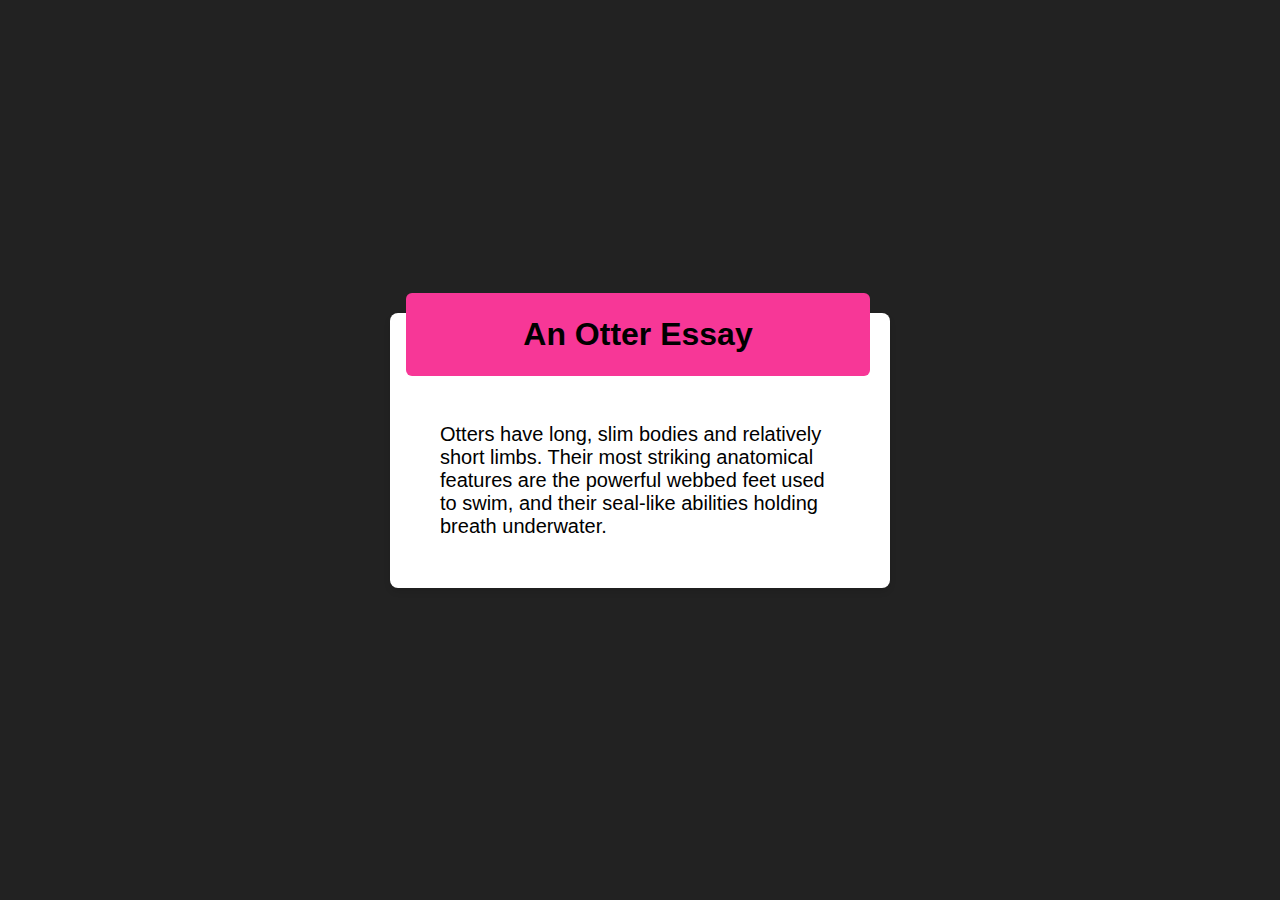
<file: index1.html>
<!DOCTYPE html>
<html lang="en">
  <head>
    <meta charset="UTF-8" />
    <meta name="viewport" content="width=device-width, initial-scale=1.0" />
    <title>otter essay</title>
    <link rel="stylesheet" href="./index1.css">
  </head>
  <body>
    <div class="card">
      <div class="heading">
        <h1>An Otter Essay</h1>
      </div>
      <div class="content">
        <p>
          Otters have long, slim bodies and relatively short limbs. Their most
          striking anatomical features are the powerful webbed feet used to
          swim, and their seal-like abilities holding breath underwater.
        </p>
      </div>
    </div>
  </body>
</html>
</file>
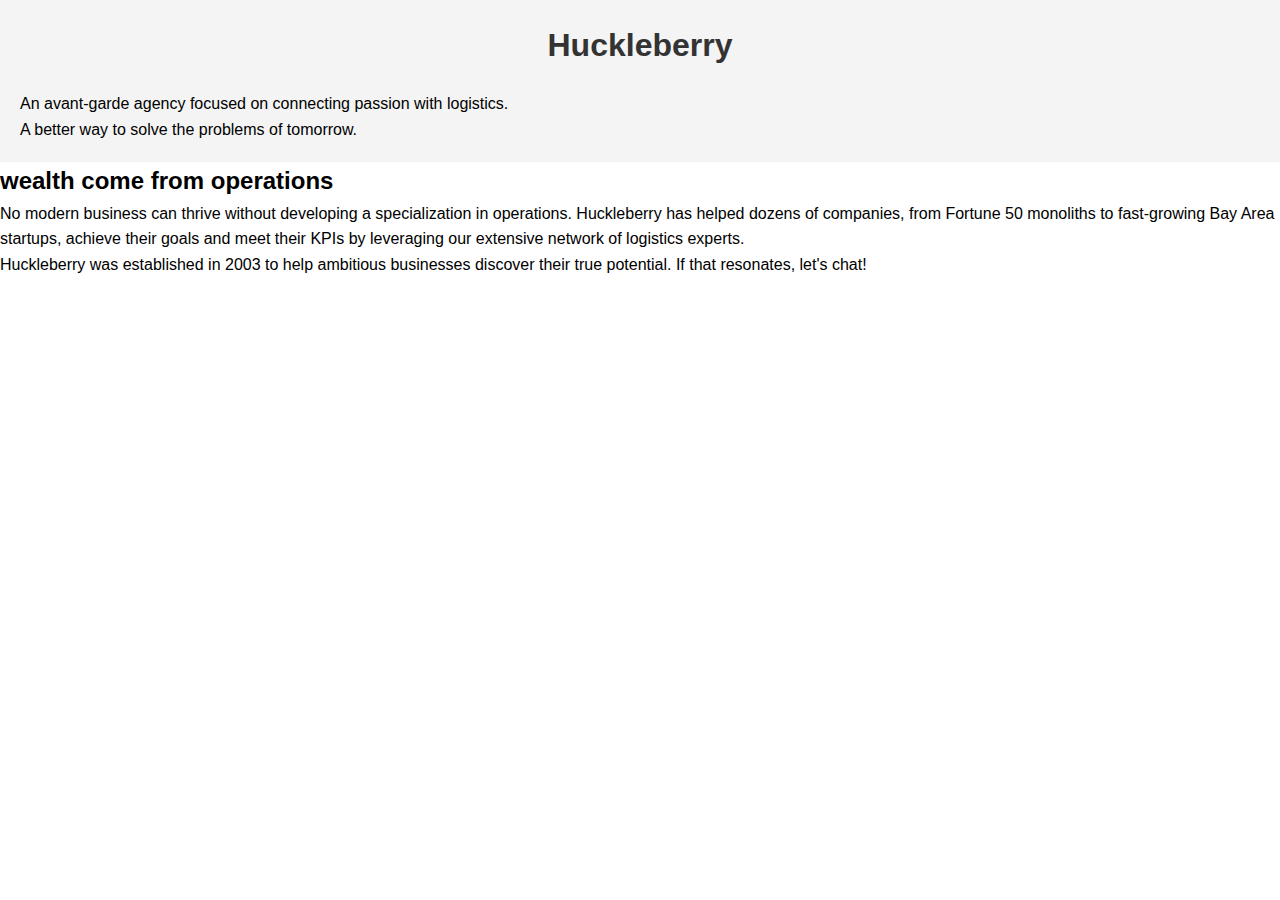
<file: index2.html>
<!DOCTYPE html>
<html lang="en">
<head>
    <meta charset="UTF-8">
    <meta name="viewport" content="width=device-width, initial-scale=1.0">
    <title>Huckleberry</title>
    <link rel="stylesheet" href="./index2.css">
</head>
<body>
    <div class="container">
        <di¬v class="main-container">
<div class="header">
    <h1>Huckleberry</h1>

</div>
<div class="content">
    <p>An avant-garde agency focused on connecting <span>passion</span> with <span>logistics</span>.</p>
    <p>A better way to solve the problems of tomorrow.</p>
</div>
        </div>
        <div class="sub-container">
            <div class="sub-heading">
                <h2>wealth come from operations</h2>
            
            </div>
            <div class="sub-content">
                <p>No modern business can thrive without developing a specialization in operations. Huckleberry has helped dozens of companies, from Fortune 50 monoliths to fast-growing Bay Area startups, achieve their goals and meet their KPIs by leveraging our extensive network of logistics experts.</p>
                <p>Huckleberry was established in 2003 to help ambitious businesses discover their true potential. If that resonates, let's chat!</p>
            </div>
        </div>
    </div>
</body>
</html>
</file>
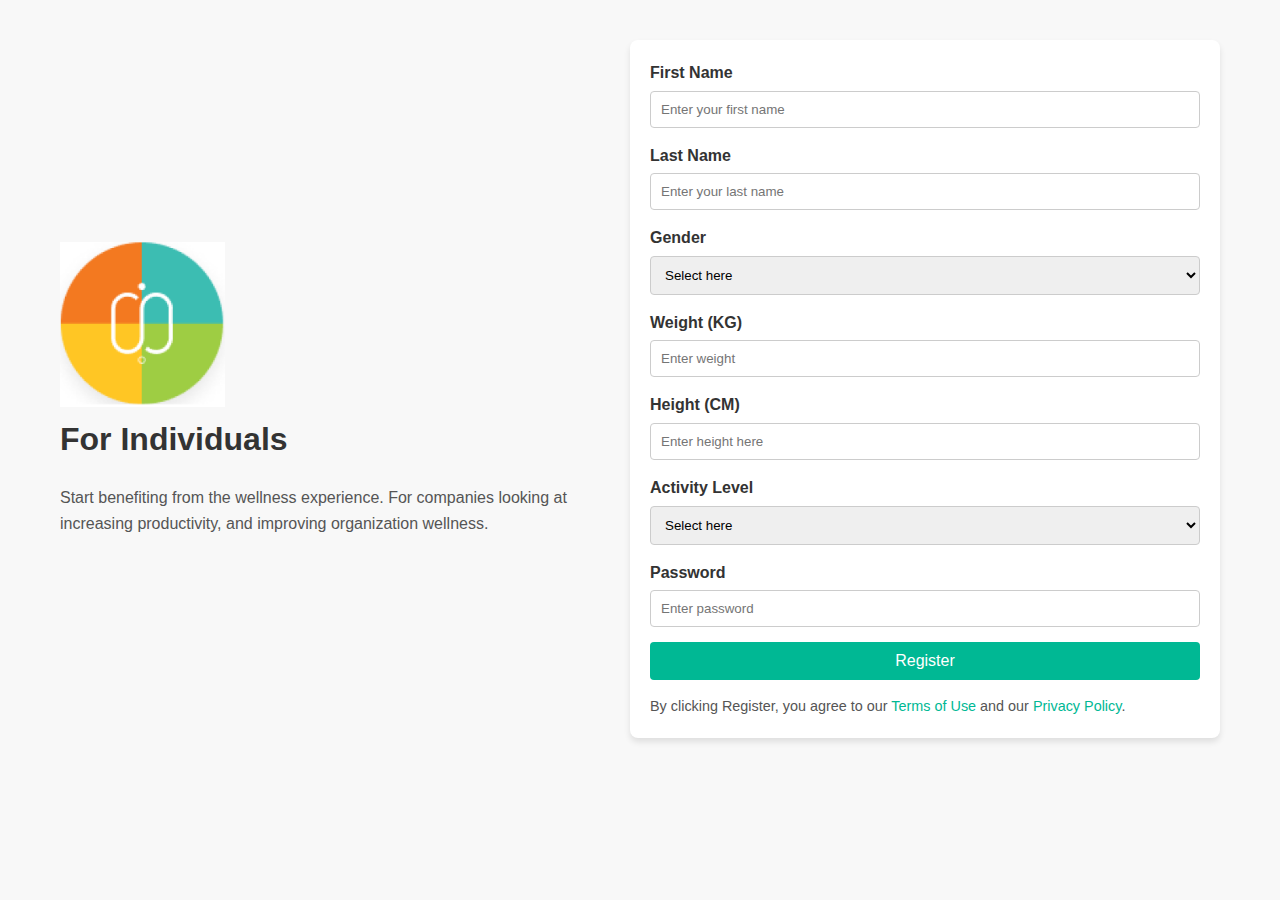
<file: index3.html>
<!DOCTYPE html>
<html lang="en">
<head>
    <meta charset="UTF-8">
    <meta name="viewport" content="width=device-width, initial-scale=1.0">
    <title>Sign Up | Individual</title>
  <link rel="stylesheet" href="./index3.css">
</head>
<body>
    <div class="container">
        <div class="left-section">
            <div class="icon"><img src="./icon-33.png" width="30%" alt="icon_individual"></div>
            <h1>For Individuals</h1>
            <p>Start benefiting from the wellness experience. For companies looking at increasing productivity, and improving organization wellness.</p>
        </div>
        <div class="form-section">
            <form>
                <div class="form-group">
                    <label for="first-name">First Name</label>
                    <input type="text" id="first-name" placeholder="Enter your first name">
                </div>
                <div class="form-group">
                    <label for="last-name">Last Name</label>
                    <input type="text" id="last-name" placeholder="Enter your last name">
                </div>
                <div class="form-group">
                    <label for="gender">Gender</label>
                    <select id="gender">
                        <option value="">Select here</option>
                        <option value="male">Male</option>
                        <option value="female">Female</option>
                        <option value="other">Other</option>
                    </select>
                </div>
                <div class="form-group">
                    <label for="weight">Weight (KG)</label>
                    <input type="number" id="weight" placeholder="Enter weight">
                </div>
                <div class="form-group">
                    <label for="height">Height (CM)</label>
                    <input type="number" id="height" placeholder="Enter height here">
                </div>
                <div class="form-group">
                    <label for="activity-level">Activity Level</label>
                    <select id="activity-level">
                        <option value="">Select here</option>
                        <option value="low">Low</option>
                        <option value="moderate">Moderate</option>
                        <option value="high">High</option>
                    </select>
                </div>
                <div class="form-group">
                    <label for="password">Password</label>
                    <input type="password" id="password" placeholder="Enter password">
                </div>
                <button type="submit" class="btn">Register</button>
                <p class="terms">By clicking Register, you agree to our <a href="#">Terms of Use</a> and our <a href="#">Privacy Policy</a>.</p>
            </form>
        </div>
    </div>
</body>
</html>
</file>
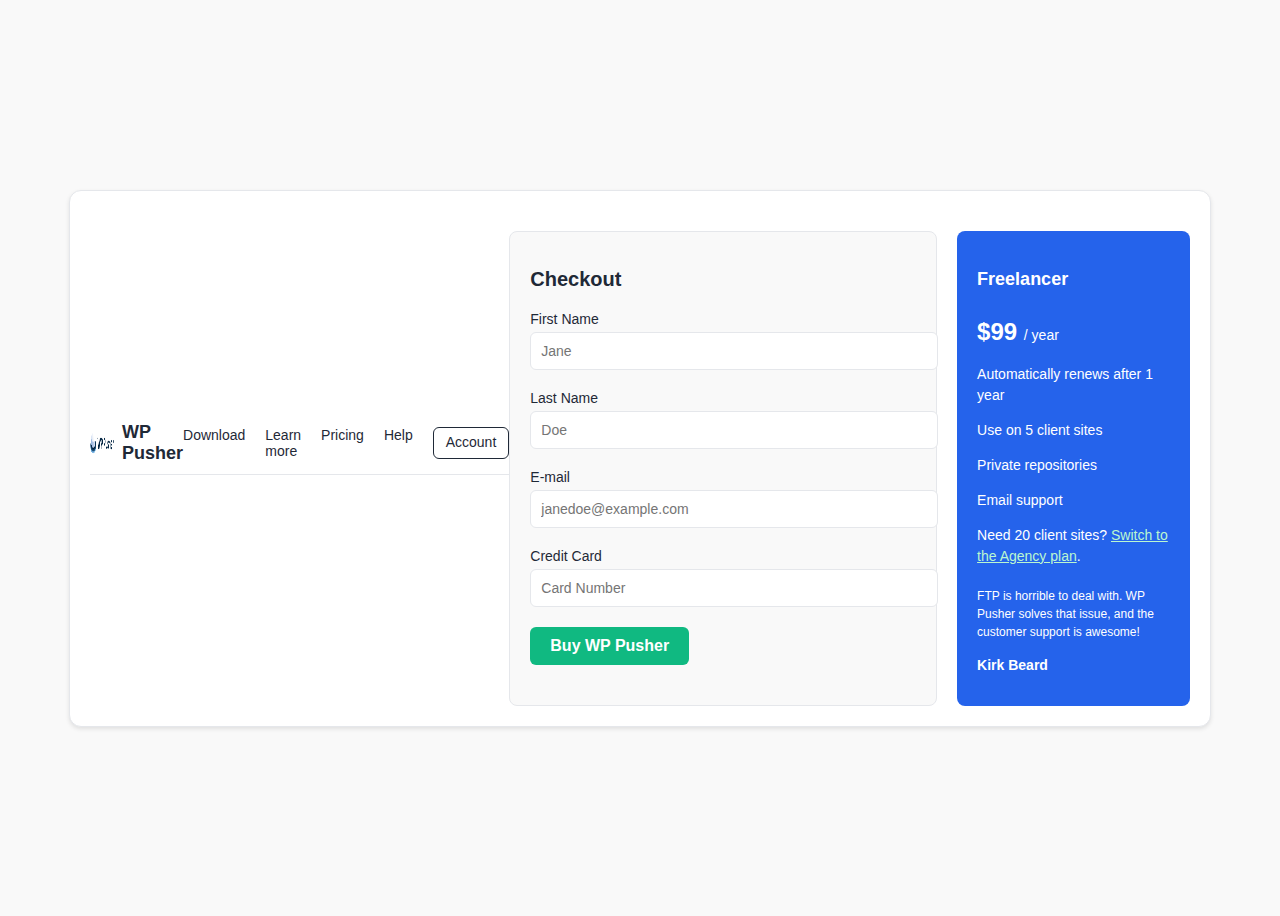
<file: index5.html>
<!DOCTYPE html>
<html lang="en">
<head>
    <meta charset="UTF-8">
    <meta name="viewport" content="width=device-width, initial-scale=1.0">
    <title>WP Pusher</title>
   <link rel="stylesheet" href="./index5.css">
</head>
<body>
    <div class="container">
        <div class="navbar">
            <div class="logo">
                <img src="./wppusher-logo copy.png" alt="Logo">
                <span>WP Pusher</span>
            </div>
            <div class="menu">
                <a href="#">Download</a>
                <a href="#">Learn more</a>
                <a href="#">Pricing</a>
                <a href="#">Help</a>
                <a href="#" class="account">Account</a>
            </div>
        </div>
        <div class="checkout">
            <div class="checkout-form">
                <h2>Checkout</h2>
                <div class="section">
                    <label for="first-name">First Name</label>
                    <input type="text" id="first-name" placeholder="Jane">
                </div>
                <div class="section">
                    <label for="last-name">Last Name</label>
                    <input type="text" id="last-name" placeholder="Doe">
                </div>
                <div class="section">
                    <label for="email">E-mail</label>
                    <input type="email" id="email" placeholder="janedoe@example.com">
                </div>
                <div class="section">
                    <label for="card-number">Credit Card</label>
                    <input type="text" id="card-number" placeholder="Card Number">
                </div>
                <button class="buy-button">Buy WP Pusher</button>
            </div>
            <div class="sidebar">
                <h3>Freelancer</h3>
                <p class="plan">$99 <span>/ year</span></p>
                <p>Automatically renews after 1 year</p>
                <p>Use on 5 client sites</p>
                <p>Private repositories</p>
                <p>Email support</p>
                <p>Need 20 client sites? <a href="#" style="color: #bbf7d0; text-decoration: underline;">Switch to the Agency plan</a>.</p>
                <p style="margin-top: 20px; font-size: 12px;">FTP is horrible to deal with. WP Pusher solves that issue, and the customer support is awesome!</p>
                <p style="font-weight: bold; font-size: 14px;">Kirk Beard</p>
            </div>
        </div>
    </div>
</body>
</html>
</file>
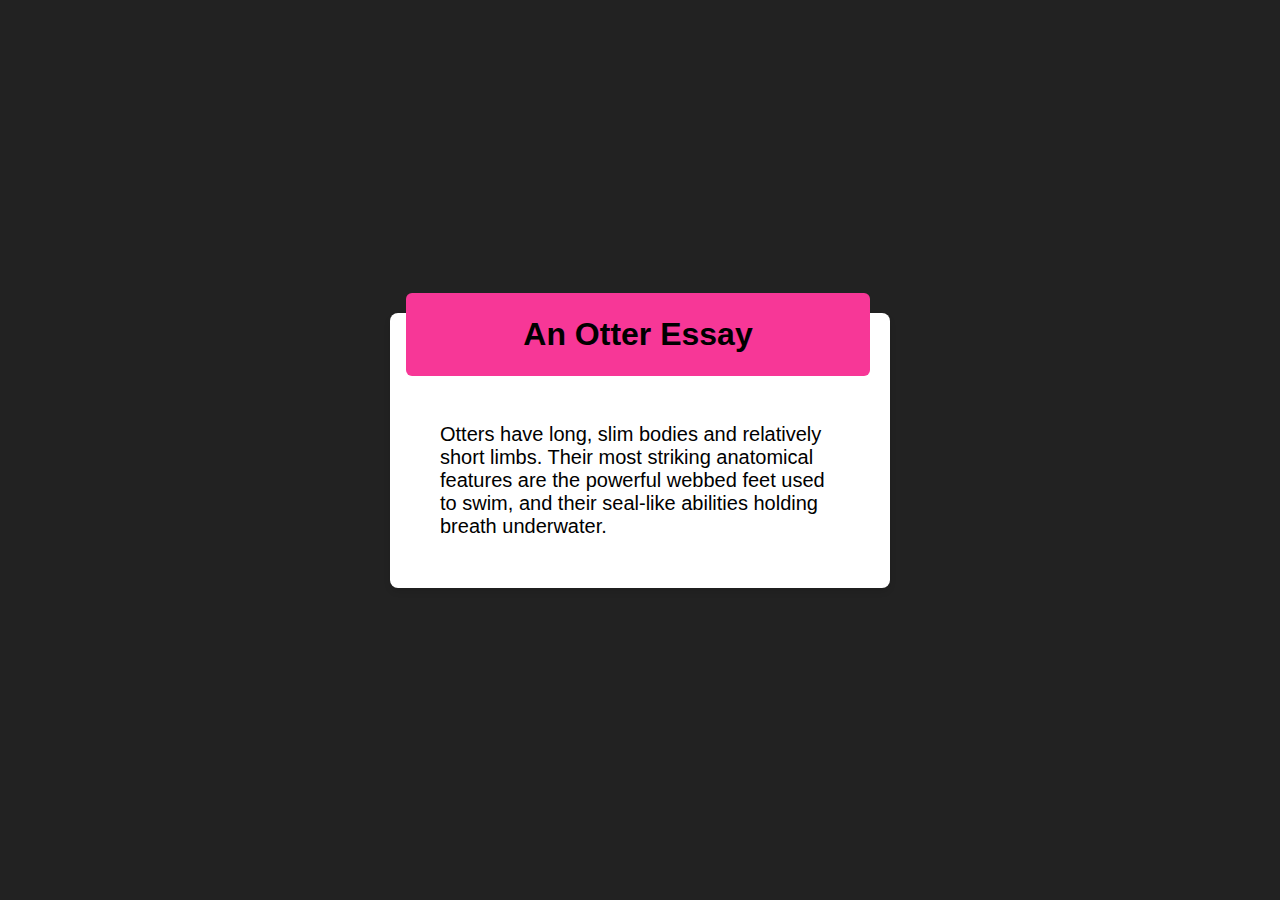
<file: html/index1.html>
<!DOCTYPE html>
<html lang="en">
  <head>
    <meta charset="UTF-8" />
    <meta name="viewport" content="width=device-width, initial-scale=1.0" />
    <title>Assignment One</title>
    <link rel="stylesheet" href="/css/index1.css">
  </head>
  <body>
    <div class="card">
      <div class="heading">
        <h1>An Otter Essay</h1>
      </div>
      <div class="content">
        <p>
          Otters have long, slim bodies and relatively short limbs. Their most
          striking anatomical features are the powerful webbed feet used to
          swim, and their seal-like abilities holding breath underwater.
        </p>
      </div>
    </div>
  </body>
</html>
</file>
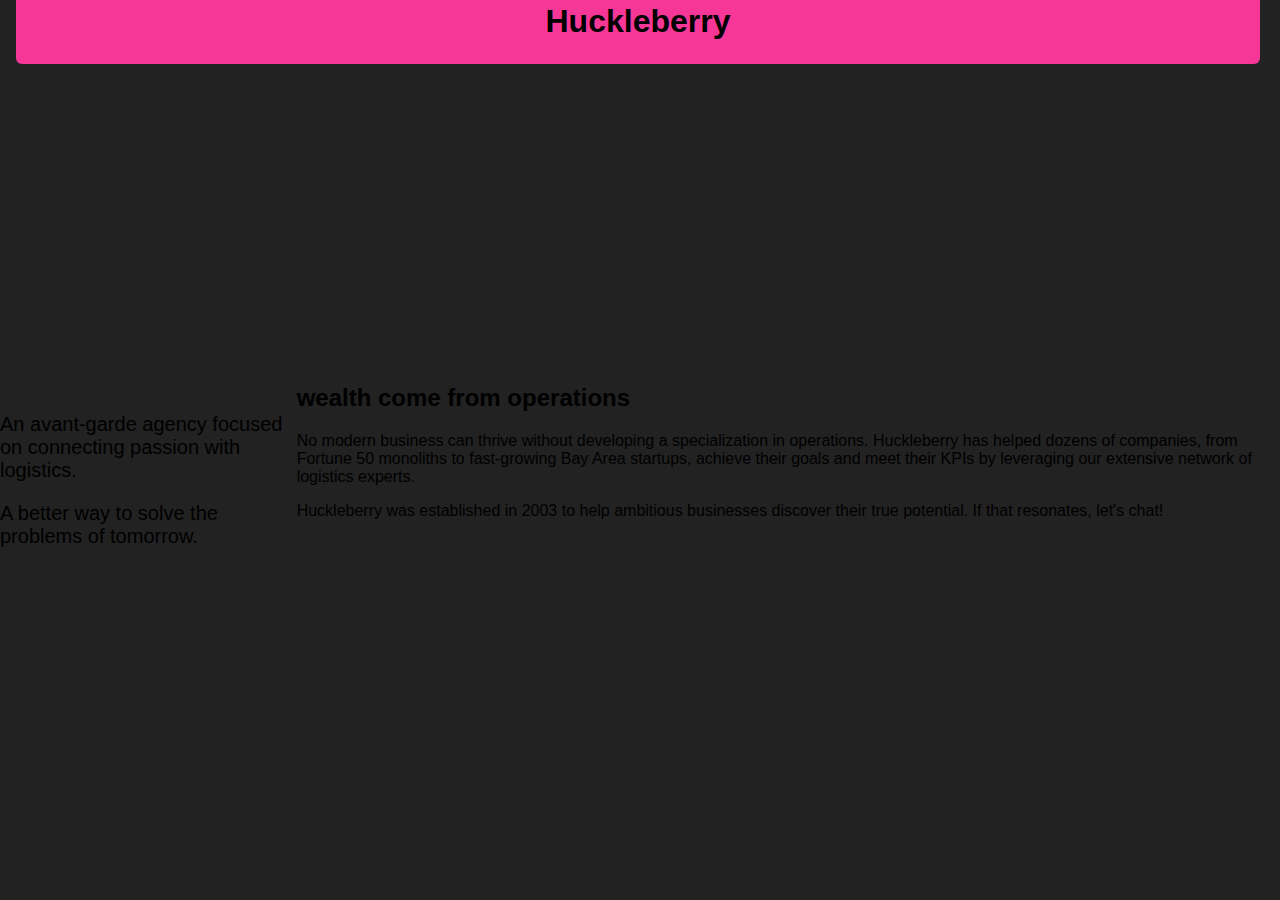
<file: html/index2.html>
<!DOCTYPE html>
<html lang="en">
<head>
    <meta charset="UTF-8">
    <meta name="viewport" content="width=device-width, initial-scale=1.0">
    <title>Document</title>
    <link rel="stylesheet" href="/css/index1.css">
</head>
<body>
    <div class="container">
        <di¬v class="main-container">
<div class="heading">
    <h1>Huckleberry</h1>

</div>
<div class="content">
    <p>An avant-garde agency focused on connecting <span>passion</span> with <span>logistics</span>.</p>
    <p>A better way to solve the problems of tomorrow.</p>
</div>
        </div>
        <div class="sub-container">
            <div class="sub-heading">
                <h2>wealth come from operations</h2>
            
            </div>
            <div class="sub-content">
                <p>No modern business can thrive without developing a specialization in operations. Huckleberry has helped dozens of companies, from Fortune 50 monoliths to fast-growing Bay Area startups, achieve their goals and meet their KPIs by leveraging our extensive network of logistics experts.</p>
                <p>Huckleberry was established in 2003 to help ambitious businesses discover their true potential. If that resonates, let's chat!</p>
            </div>
        </div>
    </div>
</body>
</html>
</file>
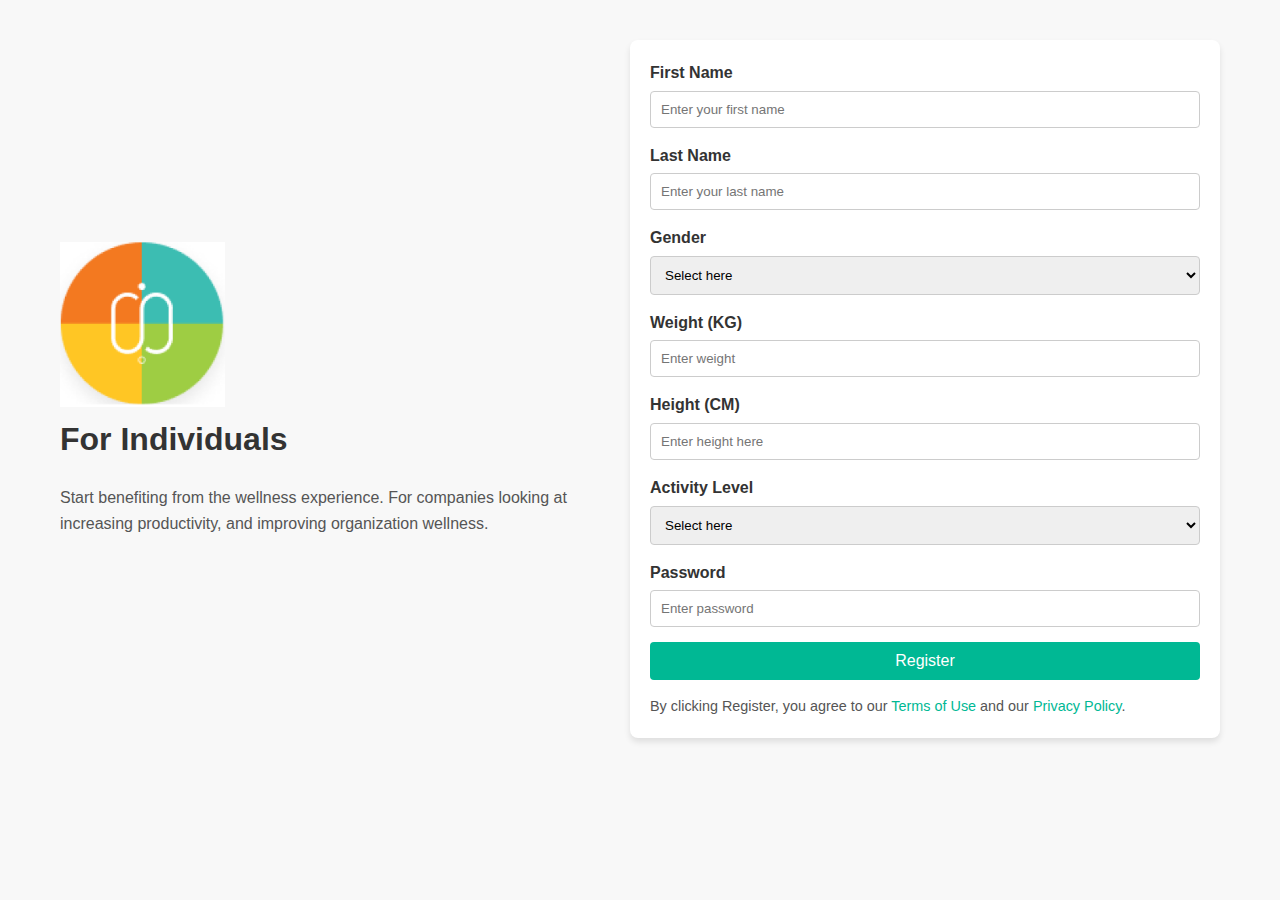
<file: html/index3.html>
<!DOCTYPE html>
<html lang="en">
<head>
    <meta charset="UTF-8">
    <meta name="viewport" content="width=device-width, initial-scale=1.0">
    <title>Sign Up | Individual</title>
  <link rel="stylesheet" href="/css/index3.css">
</head>
<body>
    <div class="container">
        <div class="left-section">
            <div class="icon"><img src="/image/icon/icon-33.png" width="30%" alt="icon_individual"></div>
            <h1>For Individuals</h1>
            <p>Start benefiting from the wellness experience. For companies looking at increasing productivity, and improving organization wellness.</p>
        </div>
        <div class="form-section">
            <form>
                <div class="form-group">
                    <label for="first-name">First Name</label>
                    <input type="text" id="first-name" placeholder="Enter your first name">
                </div>
                <div class="form-group">
                    <label for="last-name">Last Name</label>
                    <input type="text" id="last-name" placeholder="Enter your last name">
                </div>
                <div class="form-group">
                    <label for="gender">Gender</label>
                    <select id="gender">
                        <option value="">Select here</option>
                        <option value="male">Male</option>
                        <option value="female">Female</option>
                        <option value="other">Other</option>
                    </select>
                </div>
                <div class="form-group">
                    <label for="weight">Weight (KG)</label>
                    <input type="number" id="weight" placeholder="Enter weight">
                </div>
                <div class="form-group">
                    <label for="height">Height (CM)</label>
                    <input type="number" id="height" placeholder="Enter height here">
                </div>
                <div class="form-group">
                    <label for="activity-level">Activity Level</label>
                    <select id="activity-level">
                        <option value="">Select here</option>
                        <option value="low">Low</option>
                        <option value="moderate">Moderate</option>
                        <option value="high">High</option>
                    </select>
                </div>
                <div class="form-group">
                    <label for="password">Password</label>
                    <input type="password" id="password" placeholder="Enter password">
                </div>
                <button type="submit" class="btn">Register</button>
                <p class="terms">By clicking Register, you agree to our <a href="#">Terms of Use</a> and our <a href="#">Privacy Policy</a>.</p>
            </form>
        </div>
    </div>
</body>
</html>
</file>
<file: index1.css>
:root{
    --primary-background-color:#222;
    --secondary-background-color:  #ffffff;
    --tertiary-background-color: #f73797;
    --primary-color:#000000;

}

body {
    font-family: Arial, sans-serif;
    background-color:var(--primary-background-color) ;
    display: flex;
    justify-content: center;
    align-items: center;
    height: 100vh;
    margin: 0;
  }
  h1 p {
    letter-spacing: 2px;
  }
  
  .card {
    background-color:var(--secondary-background-color) ;
    width: 400px;
    border-radius: 8px;
    box-shadow: 0 4px 6px rgba(0, 0, 0, 0.1);
    position: relative;
    padding: 50px;
    text-align: center;
    
  }
  
  .heading {
    background-color:var(--tertiary-background-color); 
    color:var(--primary-color);
    font-weight: bold;
    padding: 2px;
    border-radius: 6px ;
    position: absolute;
    top: -20px;
    left: 16px;
    width: calc(100% - 40px);
    text-align: center;
  }
  
  .content {
    margin-top: 40px;
    font-size: 20px;
    color: var(--primary-color);
    position: relative;
    top: 20px;
    text-align: left;
  }
</file>
<file: index2.css>
* {
    margin: 0;
    padding: 0;
    box-sizing: border-box;
}

body {
    font-family: Arial, sans-serif;
    line-height: 1.6;
}

.container {
    max-width: 1811px;
    margin: 0 auto;
    padding: 20px;
    background-color: #f4f4f4;
}

.header {
    text-align: center;
    margin-bottom: 20px;
}

.header h1 {
    font-size: 2rem;
    color: #333;
}

.header p {
    font-size: 1.2rem;
    margin: 10px 0;
}

.header p span {
    color: #1a73e8;
    font-weight: bold;
}

.section {
    background-color: #f4f4f4;
    padding: 20px;
    border-radius: 8px;
}

.section h2 {
    background-color: #ffc107;
    color: #000;
    width: 25.0rem;
    padding: 10px;
    border-radius: 4px;
    border: 5px solid #dfb73f42;
    margin-bottom: 10px;
    font-size: 1.5rem;
    position: relative;
    top: -10px;
    left: -25px;
}

.section p {
    font-size: 1rem;
    color: #555;
    margin-bottom: 10px;
}

/* @media (max-width: 768px) {
    .header h1 {
        font-size: 1.8rem;
    }

    .header p {
        font-size: 1rem;
    }

    .section h2 {
        font-size: 1.3rem;
    }

    .section p {
        font-size: 0.9rem;
    }
}

@media (max-width: 480px) {
    .header h1 {
        font-size: 1.5rem;
    }

    .header p {
        font-size: 0.9rem;
    }

    .section h2 {
        font-size: 1.1rem;
    }

    .section p {
        font-size: 0.8rem;
    }
} */
</file>
<file: index3.css>
* {
    margin: 0;
    padding: 0;
    box-sizing: border-box;
}

body {
    font-family: Arial, sans-serif;
    line-height: 1.6;
    background-color: #f8f8f8;
    color: #333;
}

.container {
    max-width: 1200px;
    margin: 0 auto;
    display: flex;
    align-items: center;
    justify-content: space-between;
    padding: 40px 20px;
}

.left-section {
    flex: 1;
    padding-right: 20px;
}

.left-section img {
    max-width: 100%;
    height: auto;
}

.left-section h1 {
    font-size: 2rem;
    margin-bottom: 20px;
}

.left-section p {
    font-size: 1rem;
    color: #555;
}

.form-section {
    flex: 1;
    background: #fff;
    padding: 20px;
    border-radius: 8px;
    box-shadow: 0 4px 6px rgba(0, 0, 0, 0.1);
}

.form-section form {
    display: flex;
    flex-direction: column;
}

.form-group {
    margin-bottom: 15px;
}

.form-group label {
    display: block;
    margin-bottom: 5px;
    font-weight: bold;
}

.form-group input,
.form-group select {
    width: 100%;
    padding: 10px;
    border: 1px solid #ccc;
    border-radius: 4px;
}

.form-group input[type="password"] {
    font-family: Arial, sans-serif;
}

.form-group .info {
    font-size: 0.9rem;
    color: #777;
}

.btn {
    background-color: #00b894;
    color: #fff;
    padding: 10px;
    border: none;
    border-radius: 4px;
    font-size: 1rem;
    cursor: pointer;
}

.btn:hover {
    background-color: #019874;
}

.terms {
    margin-top: 15px;
    font-size: 0.9rem;
    color: #555;
}

.terms a {
    color: #00b894;
    text-decoration: none;
}

@media (max-width: 768px) {
    .container {
        flex-direction: column;
        align-items: center;
        text-align: center;
    }

    .left-section {
        padding-right: 0;
        margin-bottom: 20px;
    }

    .form-section {
        width: 100%;
        padding: 20px;
    }
}
</file>
<file: index5.css>
/* *{
    margin: 0;
    padding: 0;
    box-sizing: border-box;

}

:root{
    --primary: #645cff;
    --primary-dark: #3c3799;
    --grey-light: #f1f5f9;
    --grey: #64748b;
    --grey-dark: #0f172a;
    --fluid-width: 90vw;
    --max-width: 1170px;
    --black: #222;
    --white: #fff;
    --letter-spacing: 2px;
    --border-radius: 0.15rem;
    --shadow-light: 0 5px 15px rgba(0, 0, 0, 0.1);
    --shadow-dark: 0 5px 15px rgba(0, 0, 0, 0.2);
    --transition: 0.3s ease-in-out all;
}

body{
    font-family: Georgia, 'Times New Roman', Times, serif;
    background-color: var(--grey-light);
    display: flex;
    justify-content: center;
    align-items: center;
    height: 100vh;
    
}


/* header */
.header {
    display: flex;
    align-items: center;
    justify-content: space-between;
    background-color: white;
    border: 1px solid #e5e7eb;
    border-radius: 12px;
    box-shadow: 0 2px 4px rgba(0, 0, 0, 0.1);
    padding: 10px 20px;
    width: 80%;
    max-width: 900px;
}

.header .logo {
    display: flex;
    align-items: center;
}

.header .logo img {
    width: 24px;
    height: 24px;
    margin-right: 8px;
}

.header .logo span {
    font-size: 18px;
    font-weight: 600;
    color: #1f2937;
}

.header .navbar {
    display: flex;
    gap: 20px;
}

.header .navbar a {
    text-decoration: none;
    font-size: 14px;
    font-weight: 500;
    color: #1f2937;
    transition: color 0.2s;
}

.header .navbar a:hover {
    color: #2563eb;
}

.header .navbar .account {
    padding: 6px 12px;
    border: 1px solid #1f2937;
    border-radius: 6px;
    transition: background-color 0.2s, color 0.2s;
}

.navbar .navbar .account:hover {
    background-color: #1f2937;
    color: white;
}




/* Container */
.container{
    max-width: 1200px;
    margin: 0 auto;
    display: flex;
    align-items: center;
    justify-content: space-between;
    padding: 40px 20px;
}
  */

* {
    margin: 0;
    padding: 0;
    box-sizing: border-box;
}

body {
    font-family: Arial, sans-serif;
    background-color: #f9f9f9;
    display: flex;
    justify-content: center;
    align-items: center;
    height: 100vh;
    color: #1f2937;
}

.container {
    width: 90%;
    max-width: 1100px;
    background-color: white;
    border: 1px solid #e5e7eb;
    border-radius: 12px;
    box-shadow: 0 2px 4px rgba(0, 0, 0, 0.1);
    padding: 20px;
}

.navbar {
    display: flex;
    align-items: center;
    justify-content: space-between;
    margin-bottom: 20px;
    padding-bottom: 10px;
    border-bottom: 1px solid #e5e7eb;
}

.navbar .logo {
    display: flex;
    align-items: center;
}

.navbar .logo img {
    width: 24px;
    height: 24px;
    margin-right: 8px;
}

.navbar .logo span {
    font-size: 18px;
    font-weight: 600;
}

.navbar .menu {
    display: flex;
    gap: 20px;
}

.navbar .menu a {
    text-decoration: none;
    font-size: 14px;
    font-weight: 500;
    color: #1f2937;
    transition: color 0.2s;
}

.navbar .menu a:hover {
    color: #2563eb;
}

.navbar .menu .account {
    padding: 6px 12px;
    border: 1px solid #1f2937;
    border-radius: 6px;
    transition: background-color 0.2s, color 0.2s;
}

.navbar .menu .account:hover {
    background-color: #1f2937;
    color: white;
}

.checkout {
    display: flex;
    gap: 20px;
    margin-top: 20px;
}

.checkout-form {
    flex: 2;
    background-color: #f9f9f9;
    border: 1px solid #e5e7eb;
    border-radius: 8px;
    padding: 20px;
}

.checkout-form h2 {
    font-size: 20px;
    margin-bottom: 20px;
}

.checkout-form .section {
    margin-bottom: 20px;
}

.checkout-form .section label {
    display: block;
    font-size: 14px;
    margin-bottom: 5px;
}

.checkout-form .section input {
    width: 100%;
    padding: 10px;
    border: 1px solid #e5e7eb;
    border-radius: 6px;
    font-size: 14px;
}

.checkout-form .buy-button {
    background-color: #10b981;
    color: white;
    font-size: 16px;
    font-weight: 600;
    border: none;
    padding: 10px 20px;
    border-radius: 6px;
    cursor: pointer;
    transition: background-color 0.2s;
}

.checkout-form .buy-button:hover {
    background-color: #059669;
}

.sidebar {
    flex: 1;
    background-color: #2563eb;
    color: white;
    border-radius: 8px;
    padding: 20px;
}

.sidebar h3 {
    font-size: 18px;
    margin-bottom: 10px;
}

.sidebar p {
    font-size: 14px;
    line-height: 1.5;
    margin-bottom: 10px;
}

.sidebar .plan {
    font-size: 24px;
    font-weight: 700;
    margin-bottom: 10px;
}

.sidebar .plan span {
    font-size: 14px;
    font-weight: 400;
}
</file>
<file: css/index1.css>
:root{
    --primary-background-color:#222;
    --secondary-background-color:  #ffffff;
    --tertiary-background-color: #f73797;
    --primary-color:#000000;

}

body {
    font-family: Arial, sans-serif;
    background-color:var(--primary-background-color) ;
    display: flex;
    justify-content: center;
    align-items: center;
    height: 100vh;
    margin: 0;
  }
  h1 p {
    letter-spacing: 2px;
  }
  
  .card {
    background-color:var(--secondary-background-color) ;
    width: 400px;
    border-radius: 8px;
    box-shadow: 0 4px 6px rgba(0, 0, 0, 0.1);
    position: relative;
    padding: 50px;
    text-align: center;
    
  }
  
  .heading {
    background-color:var(--tertiary-background-color); 
    color:var(--primary-color);
    font-weight: bold;
    padding: 2px;
    border-radius: 6px ;
    position: absolute;
    top: -20px;
    left: 16px;
    width: calc(100% - 40px);
    text-align: center;
  }
  
  .content {
    margin-top: 40px;
    font-size: 20px;
    color: var(--primary-color);
    position: relative;
    top: 20px;
    text-align: left;
  }
</file>
<file: css/index3.css>
* {
    margin: 0;
    padding: 0;
    box-sizing: border-box;
}

body {
    font-family: Arial, sans-serif;
    line-height: 1.6;
    background-color: #f8f8f8;
    color: #333;
}

.container {
    max-width: 1200px;
    margin: 0 auto;
    display: flex;
    align-items: center;
    justify-content: space-between;
    padding: 40px 20px;
}

.left-section {
    flex: 1;
    padding-right: 20px;
}

.left-section img {
    max-width: 100%;
    height: auto;
}

.left-section h1 {
    font-size: 2rem;
    margin-bottom: 20px;
}

.left-section p {
    font-size: 1rem;
    color: #555;
}

.form-section {
    flex: 1;
    background: #fff;
    padding: 20px;
    border-radius: 8px;
    box-shadow: 0 4px 6px rgba(0, 0, 0, 0.1);
}

.form-section form {
    display: flex;
    flex-direction: column;
}

.form-group {
    margin-bottom: 15px;
}

.form-group label {
    display: block;
    margin-bottom: 5px;
    font-weight: bold;
}

.form-group input,
.form-group select {
    width: 100%;
    padding: 10px;
    border: 1px solid #ccc;
    border-radius: 4px;
}

.form-group input[type="password"] {
    font-family: Arial, sans-serif;
}

.form-group .info {
    font-size: 0.9rem;
    color: #777;
}

.btn {
    background-color: #00b894;
    color: #fff;
    padding: 10px;
    border: none;
    border-radius: 4px;
    font-size: 1rem;
    cursor: pointer;
}

.btn:hover {
    background-color: #019874;
}

.terms {
    margin-top: 15px;
    font-size: 0.9rem;
    color: #555;
}

.terms a {
    color: #00b894;
    text-decoration: none;
}

@media (max-width: 768px) {
    .container {
        flex-direction: column;
        align-items: center;
        text-align: center;
    }

    .left-section {
        padding-right: 0;
        margin-bottom: 20px;
    }

    .form-section {
        width: 100%;
        padding: 20px;
    }
}
</file>
